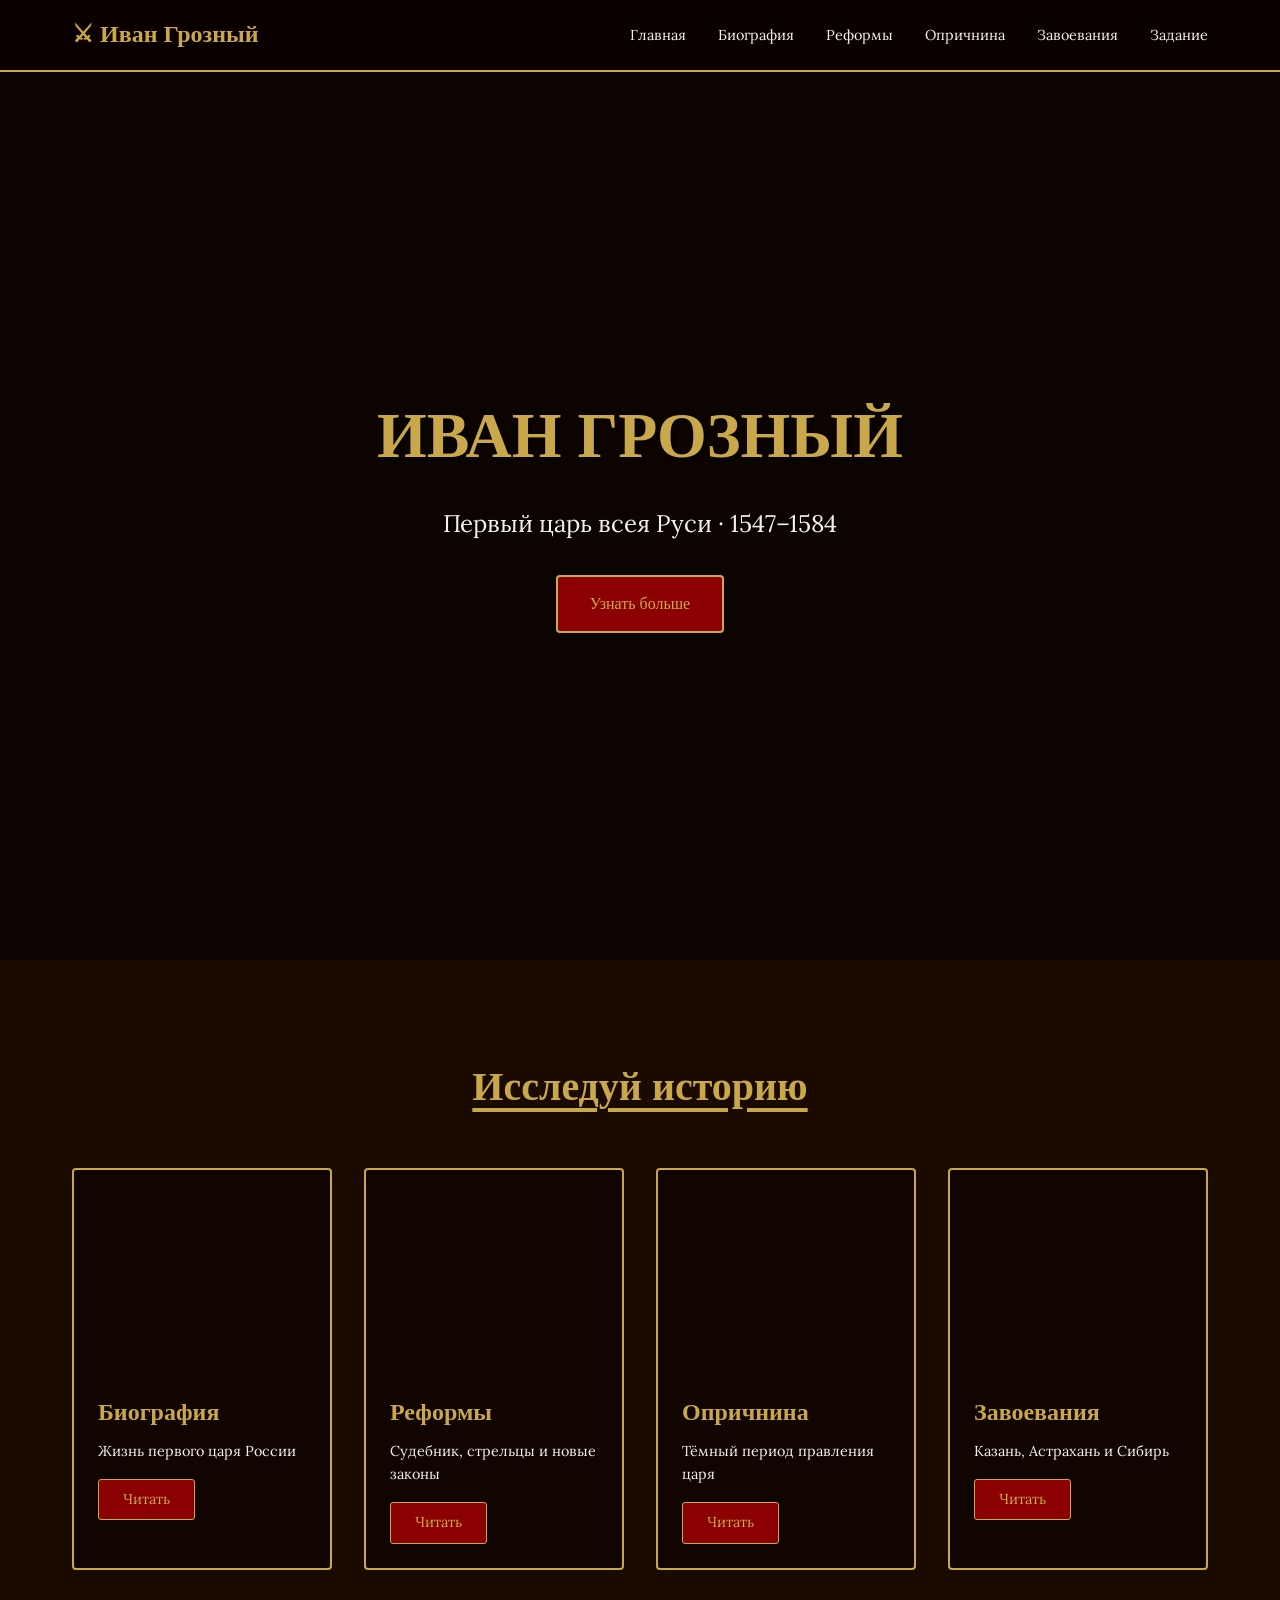
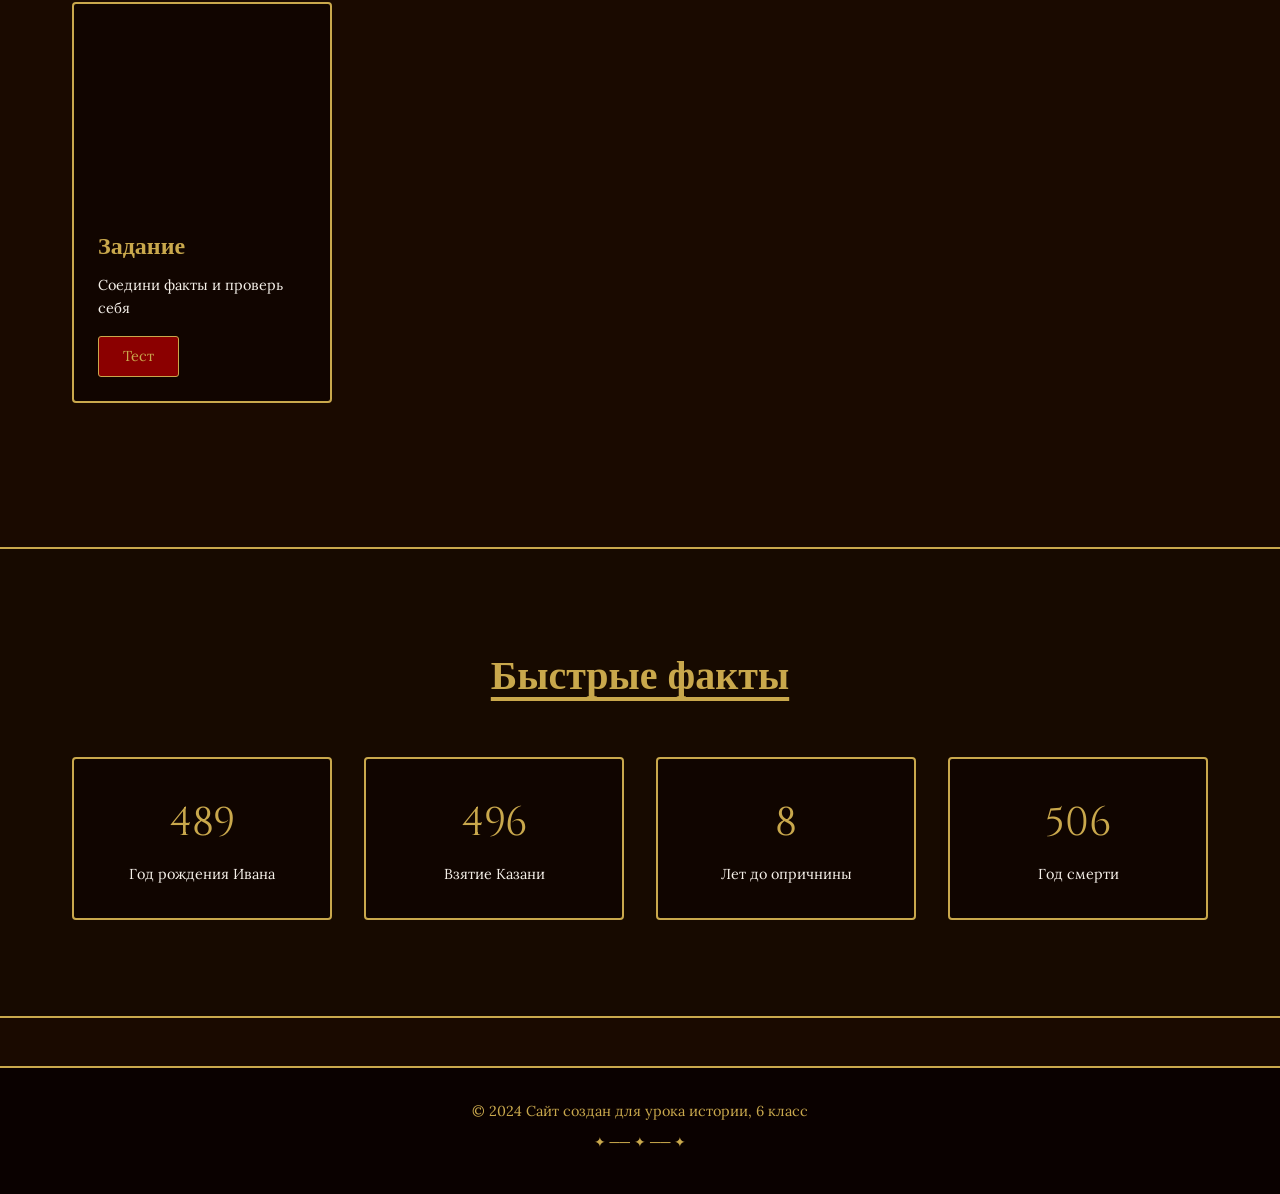
<file: Index.html>
<!DOCTYPE html>
<html lang="ru">
<head>
    <meta charset="UTF-8">
    <meta name="viewport" content="width=device-width, initial-scale=1.0">
    <title>Иван Грозный - Первый царь России</title>
    <link href="https://fonts.googleapis.com/css2?family=Cinzel:wght@400;700&family=Lora:ital,wght@0,400;0,600;1,400&display=swap" rel="stylesheet">
    <link rel="stylesheet" href="style.css">
</head>
<body>
    <!-- NAVBAR -->
    <nav class="navbar">
        <div class="navbar-container">
            <div class="navbar-logo">⚔ Иван Грозный</div>
            <ul class="nav-menu">
                <li><a href="index.html" class="nav-link active">Главная</a></li>
                <li><a href="biography.html" class="nav-link">Биография</a></li>
                <li><a href="reforms.html" class="nav-link">Реформы</a></li>
                <li><a href="oprichnina.html" class="nav-link">Опричнина</a></li>
                <li><a href="conquests.html" class="nav-link">Завоевания</a></li>
                <li><a href="quiz.html" class="nav-link">Задание</a></li>
            </ul>
        </div>
    </nav>

    <!-- HERO SECTION -->
    <section class="hero" style="background-image: url('https://upload.wikimedia.org/wikipedia/commons/thumb/4/48/Saint_Basil%27s_Cathedral_and_the_Kremlin_in_Moscow_Russia.jpg/1200px-Saint_Basil%27s_Cathedral_and_the_Kremlin_in_Moscow_Russia.jpg');">
        <div class="hero-overlay"></div>
        <div class="hero-content">
            <h1 class="hero-title animate-title">ИВАН ГРОЗНЫЙ</h1>
            <p class="hero-subtitle animate-subtitle">Первый царь всея Руси · 1547–1584</p>
            <button class="hero-btn" onclick="smoothScroll('cards-section')">Узнать больше</button>
        </div>
    </section>

    <!-- CARDS SECTION -->
    <section class="cards-section" id="cards-section">
        <div class="container">
            <h2 class="section-title">Исследуй историю</h2>
            <div class="cards-grid">
                <div class="card animate-card" style="animation-delay: 0s;">
                    <div class="card-image" style="background-image: url('https://upload.wikimedia.org/wikipedia/commons/thumb/4/4a/Московский_Кремль_в_XVII_веке.jpg/1200px-Московский_Кремль_в_XVII_веке.jpg');"></div>
                    <div class="card-content">
                        <h3>Биография</h3>
                        <p>Жизнь первого царя России</p>
                        <a href="biography.html" class="card-btn">Читать</a>
                    </div>
                </div>

                <div class="card animate-card" style="animation-delay: 0.1s;">
                    <div class="card-image" style="background-image: url('https://upload.wikimedia.org/wikipedia/commons/thumb/b/bb/Ivan_the_Terrible_by_Vasnetsov.jpg/800px-Ivan_the_Terrible_by_Vasnetsov.jpg');"></div>
                    <div class="card-content">
                        <h3>Реформы</h3>
                        <p>Судебник, стрельцы и новые законы</p>
                        <a href="reforms.html" class="card-btn">Читать</a>
                    </div>
                </div>

                <div class="card animate-card" style="animation-delay: 0.2s;">
                    <div class="card-image" style="background-image: url('https://upload.wikimedia.org/wikipedia/commons/thumb/4/48/Saint_Basil%27s_Cathedral_and_the_Kremlin_in_Moscow_Russia.jpg/1200px-Saint_Basil%27s_Cathedral_and_the_Kremlin_in_Moscow_Russia.jpg');"></div>
                    <div class="card-content">
                        <h3>Опричнина</h3>
                        <p>Тёмный период правления царя</p>
                        <a href="oprichnina.html" class="card-btn">Читать</a>
                    </div>
                </div>

                <div class="card animate-card" style="animation-delay: 0.3s;">
                    <div class="card-image" style="background-image: url('https://upload.wikimedia.org/wikipedia/commons/thumb/b/bb/Ivan_the_Terrible_by_Vasnetsov.jpg/800px-Ivan_the_Terrible_by_Vasnetsov.jpg');"></div>
                    <div class="card-content">
                        <h3>Завоевания</h3>
                        <p>Казань, Астрахань и Сибирь</p>
                        <a href="conquests.html" class="card-btn">Читать</a>
                    </div>
                </div>

                <div class="card animate-card" style="animation-delay: 0.4s;">
                    <div class="card-image" style="background-image: url('https://upload.wikimedia.org/wikipedia/commons/thumb/4/4a/Московский_Кремль_в_XVII_веке.jpg/1200px-Московский_Кремль_в_XVII_веке.jpg');"></div>
                    <div class="card-content">
                        <h3>Задание</h3>
                        <p>Соедини факты и проверь себя</p>
                        <a href="quiz.html" class="card-btn">Тест</a>
                    </div>
                </div>
            </div>
        </div>
    </section>

    <!-- FACTS SECTION -->
    <section class="facts-section">
        <div class="container">
            <h2 class="section-title">Быстрые факты</h2>
            <div class="facts-grid">
                <div class="fact-card">
                    <div class="fact-number" data-target="1530">0</div>
                    <p>Год рождения Ивана</p>
                </div>
                <div class="fact-card">
                    <div class="fact-number" data-target="1552">0</div>
                    <p>Взятие Казани</p>
                </div>
                <div class="fact-card">
                    <div class="fact-number" data-target="25">0</div>
                    <p>Лет до опричнины</p>
                </div>
                <div class="fact-card">
                    <div class="fact-number" data-target="1584">0</div>
                    <p>Год смерти</p>
                </div>
            </div>
        </div>
    </section>

    <!-- FOOTER -->
    <footer class="footer">
        <p>© 2024 Сайт создан для урока истории, 6 класс</p>
        <p>✦ ── ✦ ── ✦</p>
    </footer>

    <script src="script.js"></script>
</body>
</html>
</file>
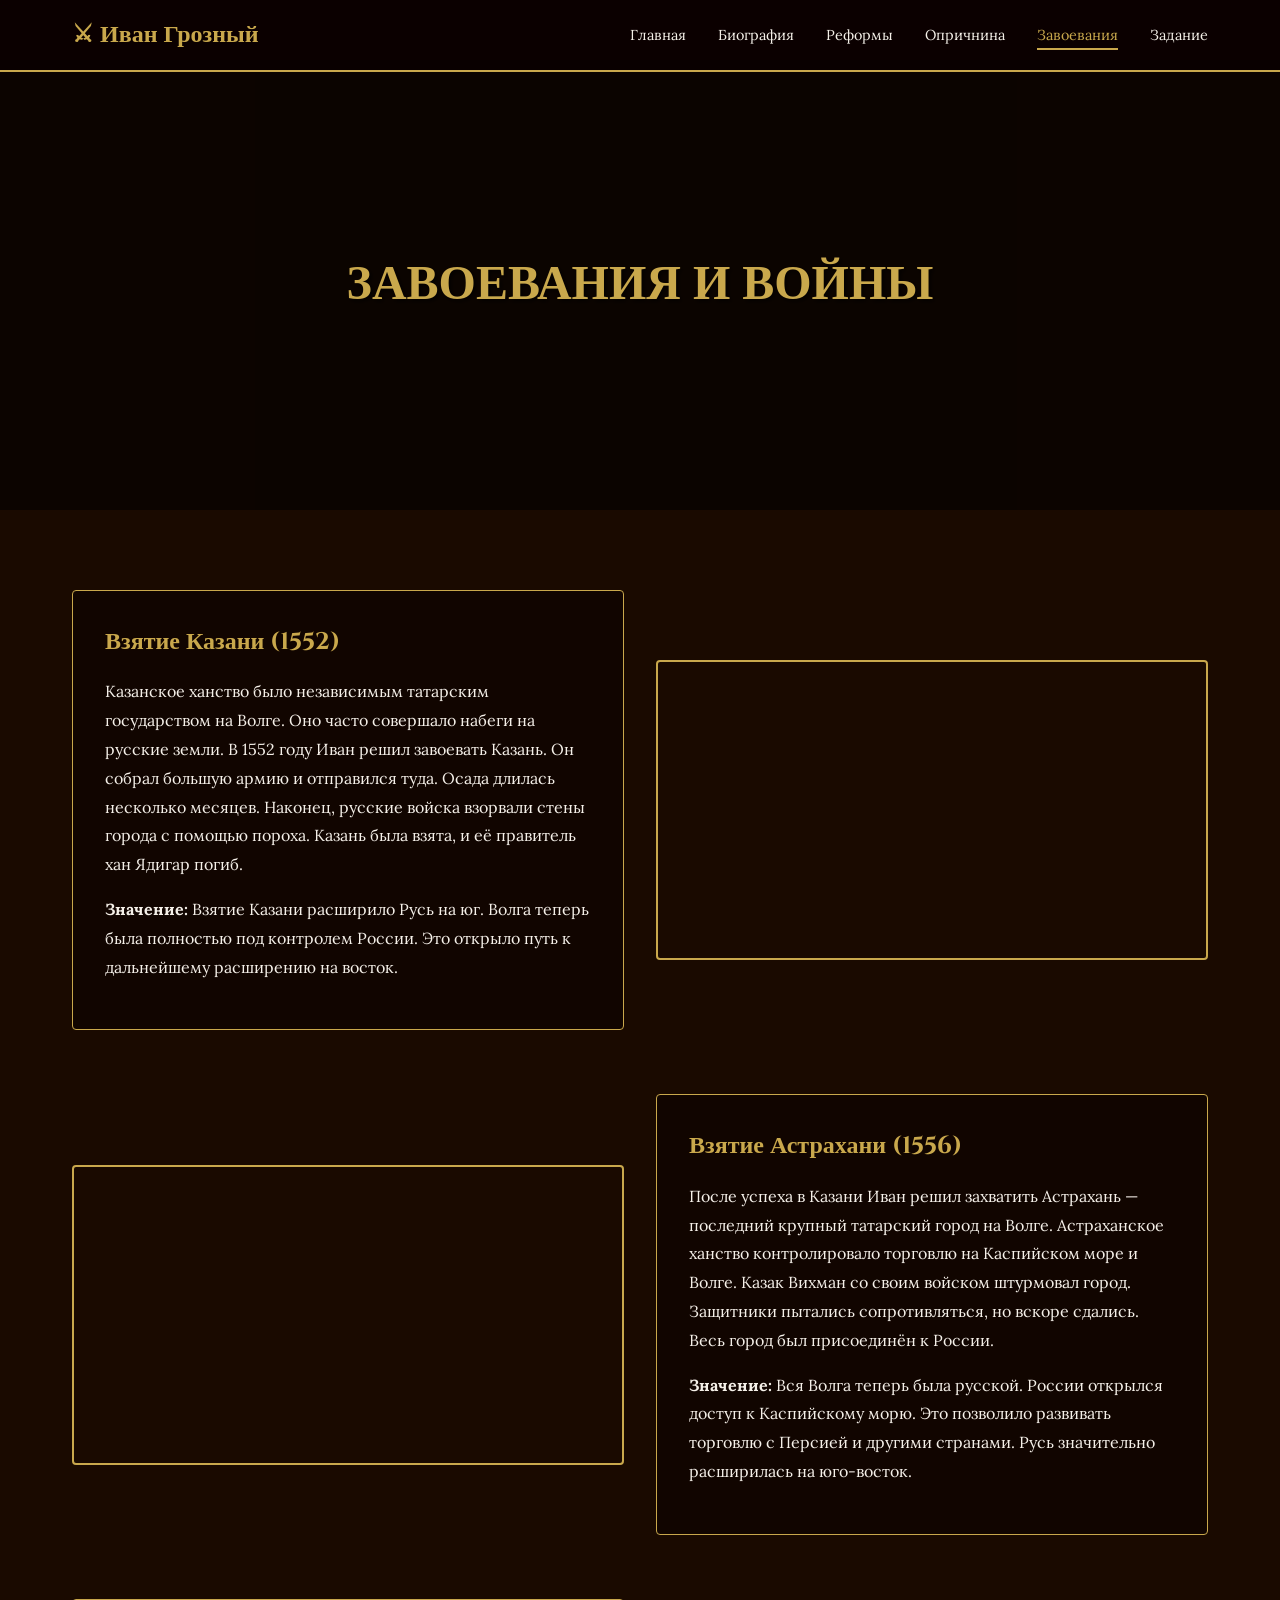
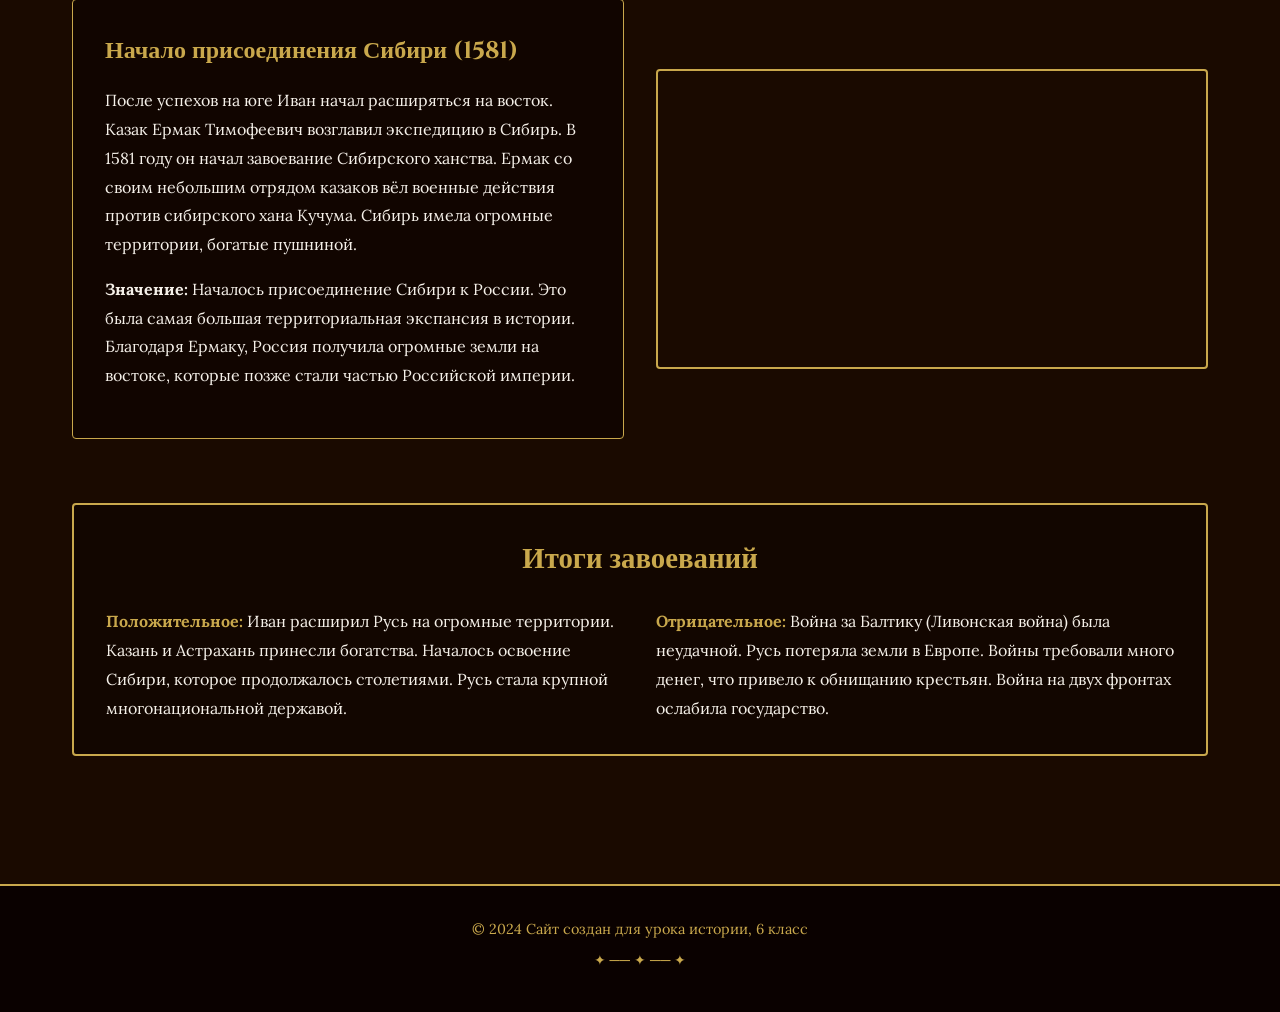
<file: conquests.html>
<!DOCTYPE html>
<html lang="ru">
<head>
    <meta charset="UTF-8">
    <meta name="viewport" content="width=device-width, initial-scale=1.0">
    <title>Завоевания Ивана Грозного</title>
    <link href="https://fonts.googleapis.com/css2?family=Cinzel:wght@400;700&family=Lora:ital,wght@0,400;0,600;1,400&display=swap" rel="stylesheet">
    <link rel="stylesheet" href="style.css">
</head>
<body>
    <!-- NAVBAR -->
    <nav class="navbar">
        <div class="navbar-container">
            <div class="navbar-logo">⚔ Иван Грозный</div>
            <ul class="nav-menu">
                <li><a href="index.html" class="nav-link">Главная</a></li>
                <li><a href="biography.html" class="nav-link">Биография</a></li>
                <li><a href="reforms.html" class="nav-link">Реформы</a></li>
                <li><a href="oprichnina.html" class="nav-link">Опричнина</a></li>
                <li><a href="conquests.html" class="nav-link active">Завоевания</a></li>
                <li><a href="quiz.html" class="nav-link">Задание</a></li>
            </ul>
        </div>
    </nav>

    <!-- HERO SECTION -->
    <section class="hero-small" style="background-image: url('https://upload.wikimedia.org/wikipedia/commons/thumb/b/bb/Ivan_the_Terrible_by_Vasnetsov.jpg/800px-Ivan_the_Terrible_by_Vasnetsov.jpg');">
        <div class="hero-overlay"></div>
        <h1 class="hero-title-small">ЗАВОЕВАНИЯ И ВОЙНЫ</h1>
    </section>

    <!-- CONQUESTS CONTENT -->
    <section class="conquests-section">
        <div class="container">
            <div class="conquest-block conquest-left">
                <div class="conquest-text animate-fade-in">
                    <h2>Взятие Казани (1552)</h2>
                    <p>Казанское ханство было независимым татарским государством на Волге. Оно часто совершало набеги на русские земли. В 1552 году Иван решил завоевать Казань. Он собрал большую армию и отправился туда. Осада длилась несколько месяцев. Наконец, русские войска взорвали стены города с помощью пороха. Казань была взята, и её правитель хан Ядигар погиб.</p>
                    <p><strong>Значение:</strong> Взятие Казани расширило Русь на юг. Волга теперь была полностью под контролем России. Это открыло путь к дальнейшему расширению на восток.</p>
                </div>
                <div class="conquest-image" style="background-image: url('https://upload.wikimedia.org/wikipedia/commons/thumb/4/4a/Московский_Кремль_в_XVII_веке.jpg/1200px-Московский_Кремль_в_XVII_веке.jpg'); background-position: center;"></div>
            </div>

            <div class="conquest-block conquest-right">
                <div class="conquest-image" style="background-image: url('https://upload.wikimedia.org/wikipedia/commons/thumb/b/bb/Ivan_the_Terrible_by_Vasnetsov.jpg/800px-Ivan_the_Terrible_by_Vasnetsov.jpg'); background-position: center;"></div>
                <div class="conquest-text animate-fade-in" style="animation-delay: 0.1s;">
                    <h2>Взятие Астрахани (1556)</h2>
                    <p>После успеха в Казани Иван решил захватить Астрахань — последний крупный татарский город на Волге. Астраханское ханство контролировало торговлю на Каспийском море и Волге. Казак Вихман со своим войском штурмовал город. Защитники пытались сопротивляться, но вскоре сдались. Весь город был присоединён к России.</p>
                    <p><strong>Значение:</strong> Вся Волга теперь была русской. России открылся доступ к Каспийскому морю. Это позволило развивать торговлю с Персией и другими странами. Русь значительно расширилась на юго-восток.</p>
                </div>
            </div>

            <div class="conquest-block conquest-left">
                <div class="conquest-text animate-fade-in" style="animation-delay: 0.2s;">
                    <h2>Начало присоединения Сибири (1581)</h2>
                    <p>После успехов на юге Иван начал расширяться на восток. Казак Ермак Тимофеевич возглавил экспедицию в Сибирь. В 1581 году он начал завоевание Сибирского ханства. Ермак со своим небольшим отрядом казаков вёл военные действия против сибирского хана Кучума. Сибирь имела огромные территории, богатые пушниной.</p>
                    <p><strong>Значение:</strong> Началось присоединение Сибири к России. Это была самая большая территориальная экспансия в истории. Благодаря Ермаку, Россия получила огромные земли на востоке, которые позже стали частью Российской империи.</p>
                </div>
                <div class="conquest-image" style="background-image: url('https://upload.wikimedia.org/wikipedia/commons/thumb/4/48/Saint_Basil%27s_Cathedral_and_the_Kremlin_in_Moscow_Russia.jpg/1200px-Saint_Basil%27s_Cathedral_and_the_Kremlin_in_Moscow_Russia.jpg'); background-position: center;"></div>
            </div>

            <div class="conquest-summary">
                <h2>Итоги завоеваний</h2>
                <div class="summary-content">
                    <p><strong>Положительное:</strong> Иван расширил Русь на огромные территории. Казань и Астрахань принесли богатства. Началось освоение Сибири, которое продолжалось столетиями. Русь стала крупной многонациональной державой.</p>
                    <p><strong>Отрицательное:</strong> Война за Балтику (Ливонская война) была неудачной. Русь потеряла земли в Европе. Войны требовали много денег, что привело к обнищанию крестьян. Война на двух фронтах ослабила государство.</p>
                </div>
            </div>
        </div>
    </section>

    <!-- FOOTER -->
    <footer class="footer">
        <p>© 2024 Сайт создан для урока истории, 6 класс</p>
        <p>✦ ── ✦ ── ✦</p>
    </footer>

    <script src="script.js"></script>
</body>
</html>
</file>
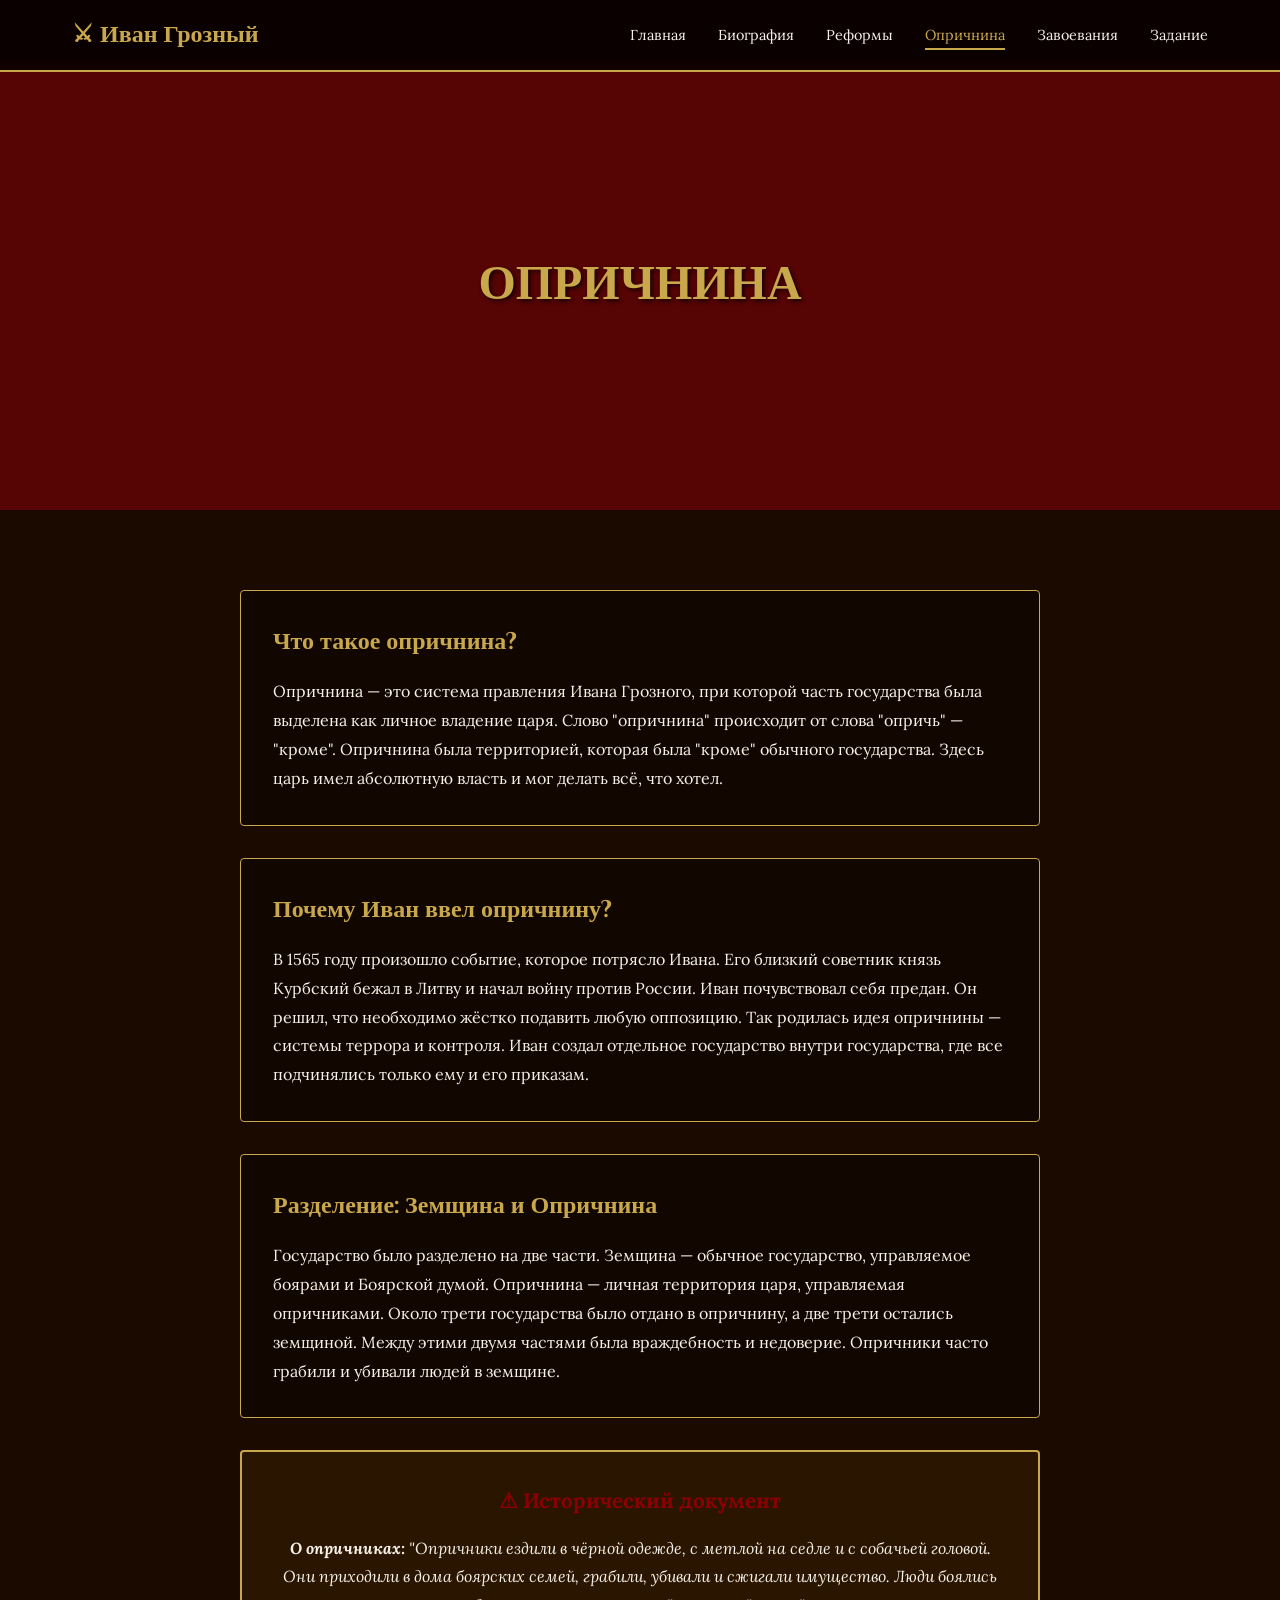
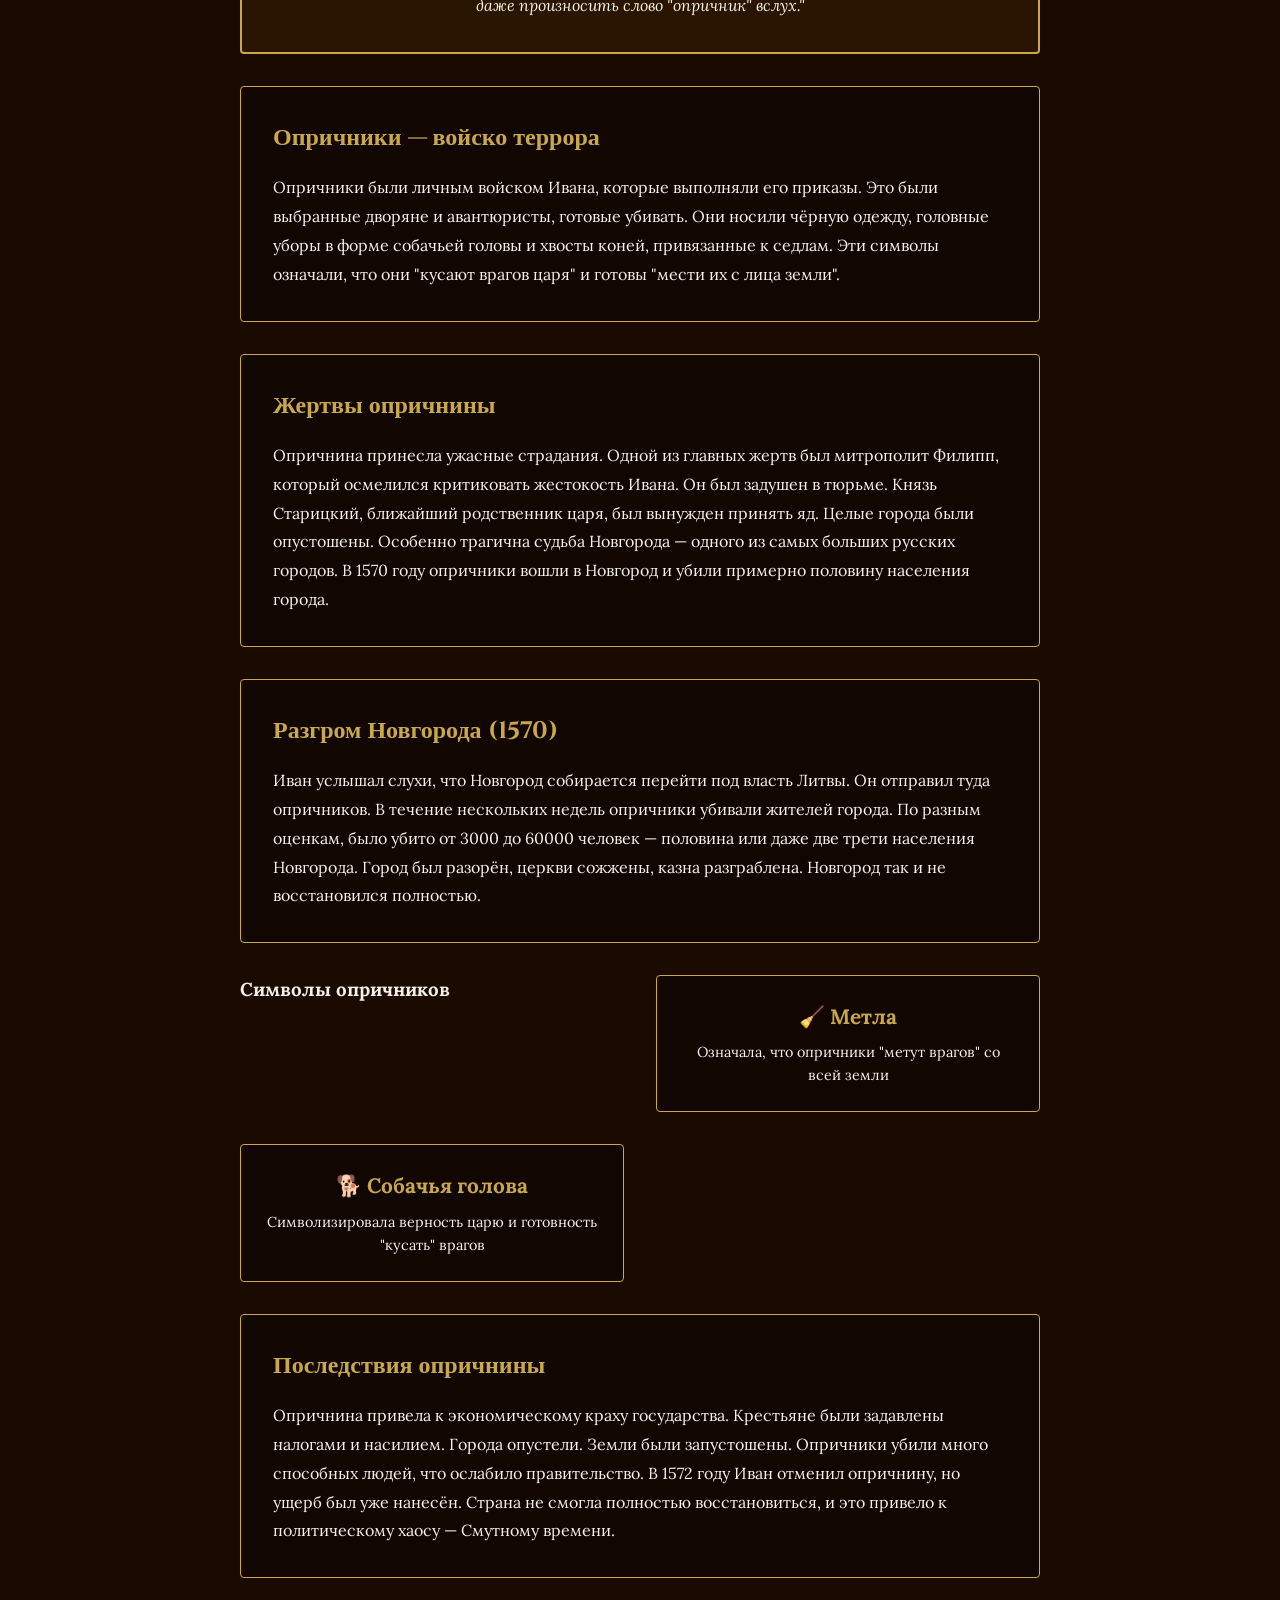
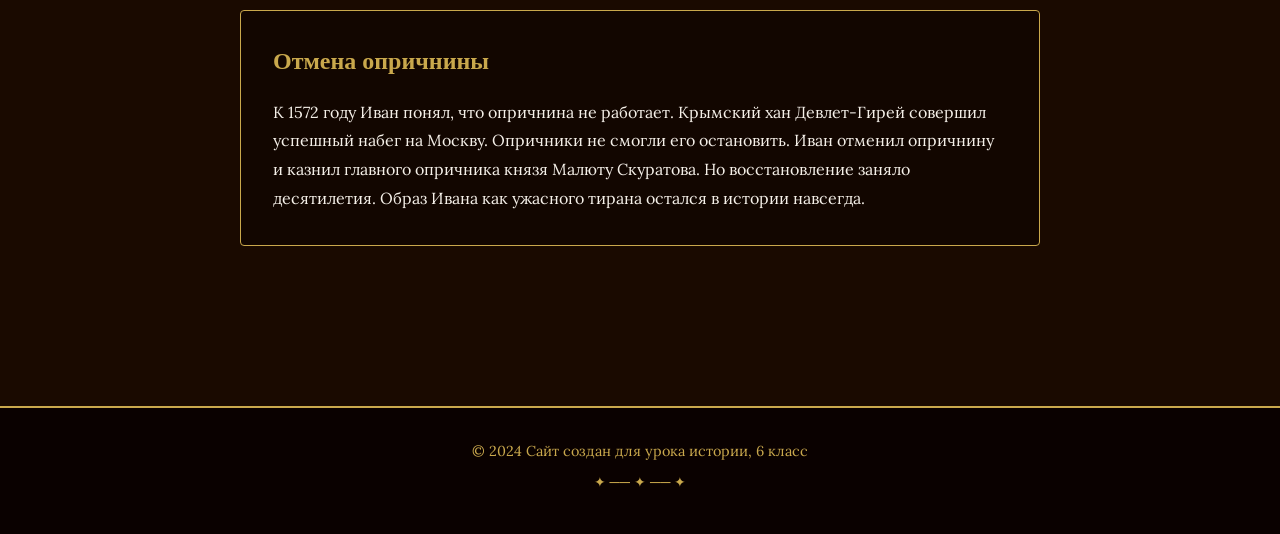
<file: oprichnina.html>
<!DOCTYPE html>
<html lang="ru">
<head>
    <meta charset="UTF-8">
    <meta name="viewport" content="width=device-width, initial-scale=1.0">
    <title>Опричнина - Темный период</title>
    <link href="https://fonts.googleapis.com/css2?family=Cinzel:wght@400;700&family=Lora:ital,wght@0,400;0,600;1,400&display=swap" rel="stylesheet">
    <link rel="stylesheet" href="style.css">
</head>
<body>
    <!-- NAVBAR -->
    <nav class="navbar">
        <div class="navbar-container">
            <div class="navbar-logo">⚔ Иван Грозный</div>
            <ul class="nav-menu">
                <li><a href="index.html" class="nav-link">Главная</a></li>
                <li><a href="biography.html" class="nav-link">Биография</a></li>
                <li><a href="reforms.html" class="nav-link">Реформы</a></li>
                <li><a href="oprichnina.html" class="nav-link active">Опричнина</a></li>
                <li><a href="conquests.html" class="nav-link">Завоевания</a></li>
                <li><a href="quiz.html" class="nav-link">Задание</a></li>
            </ul>
        </div>
    </nav>

    <!-- HERO SECTION (DARK) -->
    <section class="hero-small hero-dark">
        <div class="hero-overlay-red"></div>
        <h1 class="hero-title-small">ОПРИЧНИНА</h1>
    </section>

    <!-- OPRICHNINA CONTENT -->
    <section class="oprichnina-section">
        <div class="container">
            <div class="oprichnina-content">
                <div class="opr-block">
                    <h2>Что такое опричнина?</h2>
                    <p>Опричнина — это система правления Ивана Грозного, при которой часть государства была выделена как личное владение царя. Слово "опричнина" происходит от слова "опричь" — "кроме". Опричнина была территорией, которая была "кроме" обычного государства. Здесь царь имел абсолютную власть и мог делать всё, что хотел.</p>
                </div>

                <div class="opr-block">
                    <h2>Почему Иван ввел опричнину?</h2>
                    <p>В 1565 году произошло событие, которое потрясло Ивана. Его близкий советник князь Курбский бежал в Литву и начал войну против России. Иван почувствовал себя предан. Он решил, что необходимо жёстко подавить любую оппозицию. Так родилась идея опричнины — системы террора и контроля. Иван создал отдельное государство внутри государства, где все подчинялись только ему и его приказам.</p>
                </div>

                <div class="opr-block">
                    <h2>Разделение: Земщина и Опричнина</h2>
                    <p>Государство было разделено на две части. Земщина — обычное государство, управляемое боярами и Боярской думой. Опричнина — личная территория царя, управляемая опричниками. Около трети государства было отдано в опричнину, а две трети остались земщиной. Между этими двумя частями была враждебность и недоверие. Опричники часто грабили и убивали людей в земщине.</p>
                </div>

                <div class="opr-document">
                    <h3>⚠ Исторический документ</h3>
                    <p><strong>О опричниках:</strong> "Опричники ездили в чёрной одежде, с метлой на седле и с собачьей головой. Они приходили в дома боярских семей, грабили, убивали и сжигали имущество. Люди боялись даже произносить слово "опричник" вслух."</p>
                </div>

                <div class="opr-block">
                    <h2>Опричники — войско террора</h2>
                    <p>Опричники были личным войском Ивана, которые выполняли его приказы. Это были выбранные дворяне и авантюристы, готовые убивать. Они носили чёрную одежду, головные уборы в форме собачьей головы и хвосты коней, привязанные к седлам. Эти символы означали, что они "кусают врагов царя" и готовы "мести их с лица земли".</p>
                </div>

                <div class="opr-block">
                    <h2>Жертвы опричнины</h2>
                    <p>Опричнина принесла ужасные страдания. Одной из главных жертв был митрополит Филипп, который осмелился критиковать жестокость Ивана. Он был задушен в тюрьме. Князь Старицкий, ближайший родственник царя, был вынужден принять яд. Целые города были опустошены. Особенно трагична судьба Новгорода — одного из самых больших русских городов. В 1570 году опричники вошли в Новгород и убили примерно половину населения города.</p>
                </div>

                <div class="opr-block">
                    <h2>Разгром Новгорода (1570)</h2>
                    <p>Иван услышал слухи, что Новгород собирается перейти под власть Литвы. Он отправил туда опричников. В течение нескольких недель опричники убивали жителей города. По разным оценкам, было убито от 3000 до 60000 человек — половина или даже две трети населения Новгорода. Город был разорён, церкви сожжены, казна разграблена. Новгород так и не восстановился полностью.</p>
                </div>

                <div class="opr-symbols">
                    <h3>Символы опричников</h3>
                    <div class="symbol-card">
                        <h4>🧹 Метла</h4>
                        <p>Означала, что опричники "метут врагов" со всей земли</p>
                    </div>
                    <div class="symbol-card">
                        <h4>🐕 Собачья голова</h4>
                        <p>Символизировала верность царю и готовность "кусать" врагов</p>
                    </div>
                </div>

                <div class="opr-block">
                    <h2>Последствия опричнины</h2>
                    <p>Опричнина привела к экономическому краху государства. Крестьяне были задавлены налогами и насилием. Города опустели. Земли были запустошены. Опричники убили много способных людей, что ослабило правительство. В 1572 году Иван отменил опричнину, но ущерб был уже нанесён. Страна не смогла полностью восстановиться, и это привело к политическому хаосу — Смутному времени.</p>
                </div>

                <div class="opr-block">
                    <h2>Отмена опричнины</h2>
                    <p>К 1572 году Иван понял, что опричнина не работает. Крымский хан Девлет-Гирей совершил успешный набег на Москву. Опричники не смогли его остановить. Иван отменил опричнину и казнил главного опричника князя Малюту Скуратова. Но восстановление заняло десятилетия. Образ Ивана как ужасного тирана остался в истории навсегда.</p>
                </div>
            </div>
        </div>
    </section>

    <!-- FOOTER -->
    <footer class="footer">
        <p>© 2024 Сайт создан для урока истории, 6 класс</p>
        <p>✦ ── ✦ ── ✦</p>
    </footer>

    <script src="script.js"></script>
</body>
</html>
</file>
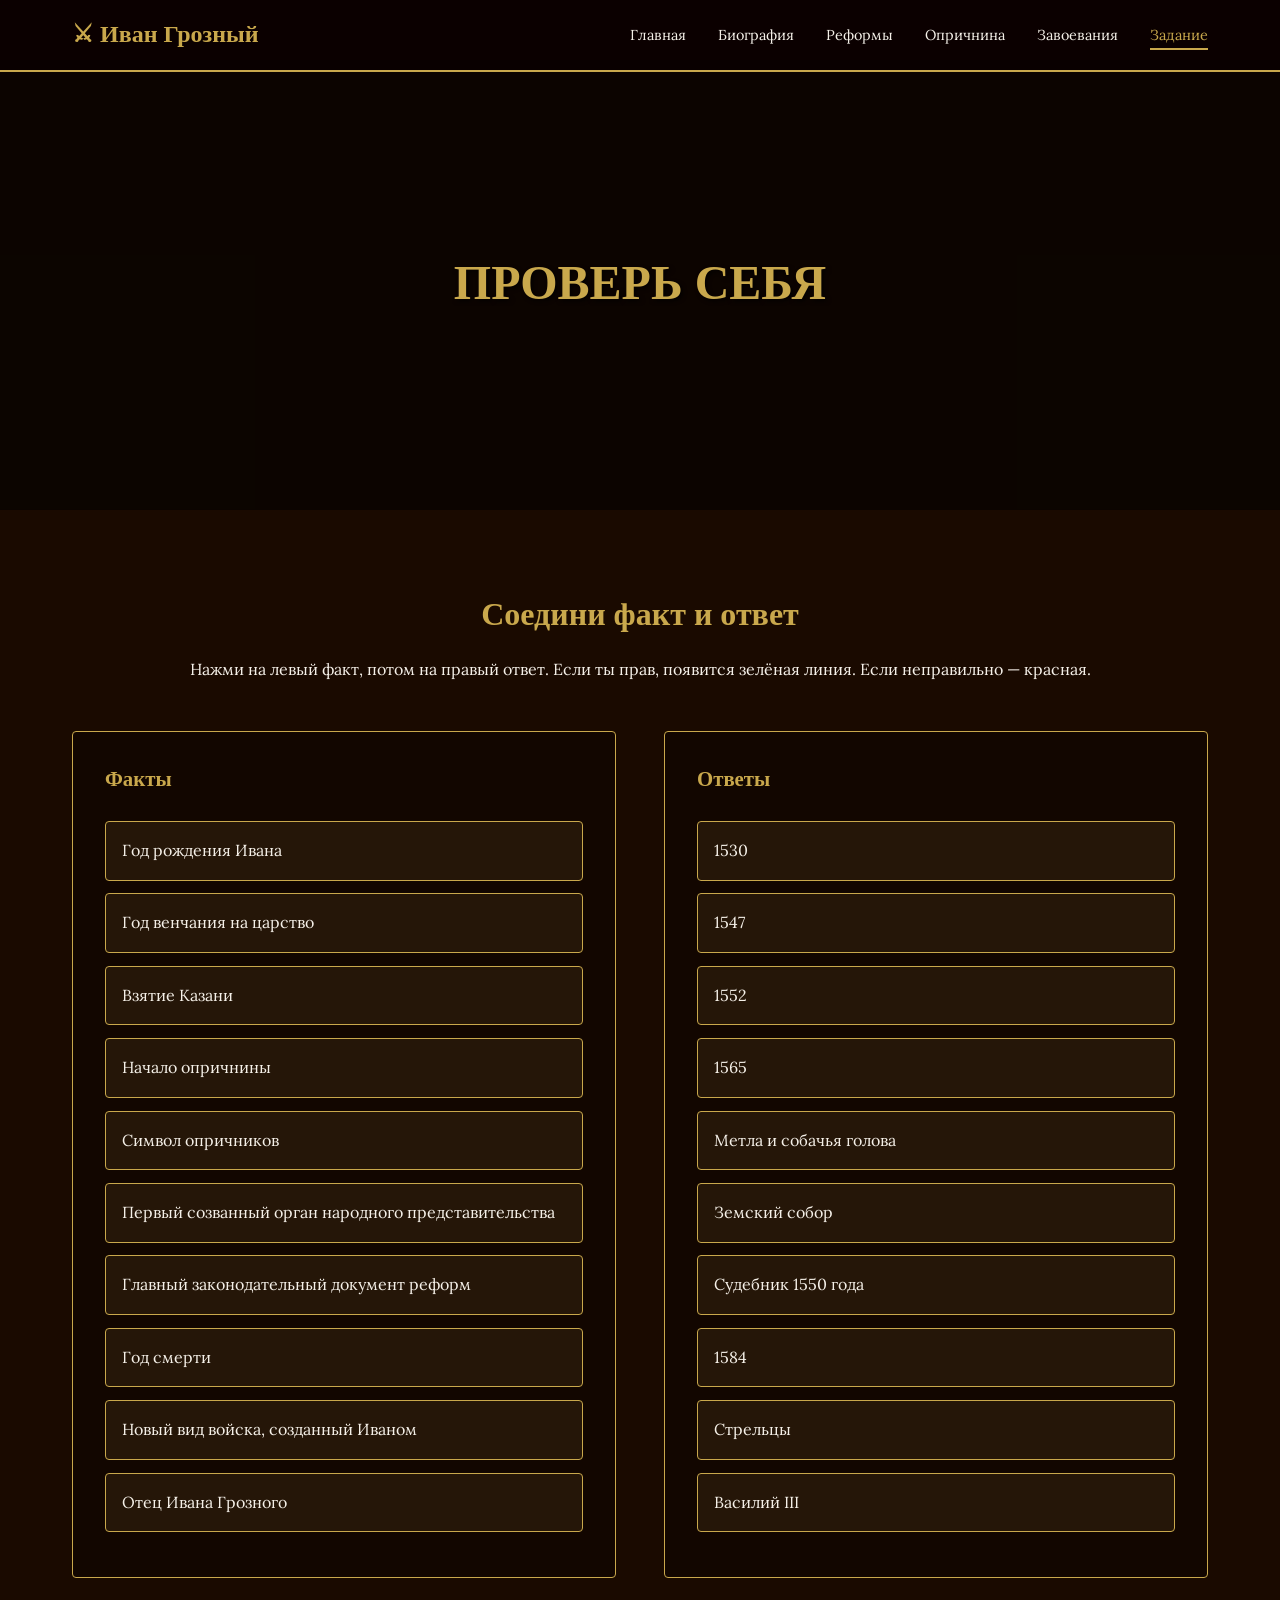
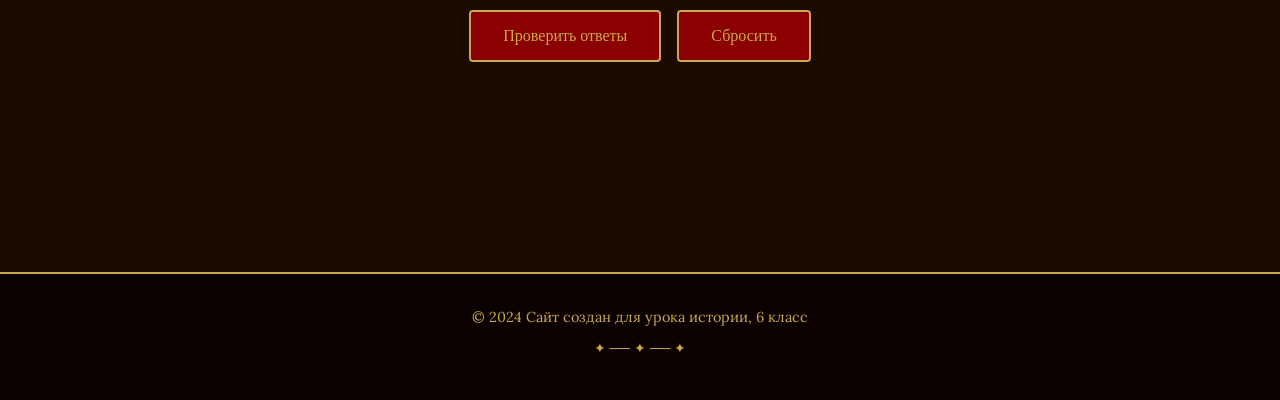
<file: quiz.html>
<!DOCTYPE html>
<html lang="ru">
<head>
    <meta charset="UTF-8">
    <meta name="viewport" content="width=device-width, initial-scale=1.0">
    <title>Задание - Соедини факты</title>
    <link href="https://fonts.googleapis.com/css2?family=Cinzel:wght@400;700&family=Lora:ital,wght@0,400;0,600;1,400&display=swap" rel="stylesheet">
    <link rel="stylesheet" href="style.css">
</head>
<body>
    <!-- NAVBAR -->
    <nav class="navbar">
        <div class="navbar-container">
            <div class="navbar-logo">⚔ Иван Грозный</div>
            <ul class="nav-menu">
                <li><a href="index.html" class="nav-link">Главная</a></li>
                <li><a href="biography.html" class="nav-link">Биография</a></li>
                <li><a href="reforms.html" class="nav-link">Реформы</a></li>
                <li><a href="oprichnina.html" class="nav-link">Опричнина</a></li>
                <li><a href="conquests.html" class="nav-link">Завоевания</a></li>
                <li><a href="quiz.html" class="nav-link active">Задание</a></li>
            </ul>
        </div>
    </nav>

    <!-- HERO SECTION -->
    <section class="hero-small" style="background-image: url('https://upload.wikimedia.org/wikipedia/commons/thumb/4/4a/Московский_Кремль_в_XVII_веке.jpg/1200px-Московский_Кремль_в_XVII_веке.jpg');">
        <div class="hero-overlay"></div>
        <h1 class="hero-title-small">ПРОВЕРЬ СЕБЯ</h1>
    </section>

    <!-- QUIZ SECTION -->
    <section class="quiz-section">
        <div class="container">
            <div class="quiz-header">
                <h2>Соедини факт и ответ</h2>
                <p>Нажми на левый факт, потом на правый ответ. Если ты прав, появится зелёная линия. Если неправильно — красная.</p>
            </div>

            <div class="quiz-container">
                <svg id="connectorsSvg" class="connectors-svg"></svg>
                
                <div class="quiz-columns">
                    <div class="quiz-column left-column">
                        <h3>Факты</h3>
                        <div class="quiz-item" data-pair="1530">Год рождения Ивана</div>
                        <div class="quiz-item" data-pair="1547">Год венчания на царство</div>
                        <div class="quiz-item" data-pair="1552">Взятие Казани</div>
                        <div class="quiz-item" data-pair="1565">Начало опричнины</div>
                        <div class="quiz-item" data-pair="moba">Символ опричников</div>
                        <div class="quiz-item" data-pair="sobor">Первый созванный орган народного представительства</div>
                        <div class="quiz-item" data-pair="sudebnik">Главный законодательный документ реформ</div>
                        <div class="quiz-item" data-pair="1584">Год смерти</div>
                        <div class="quiz-item" data-pair="stretcy">Новый вид войска, созданный Иваном</div>
                        <div class="quiz-item" data-pair="vasily">Отец Ивана Грозного</div>
                    </div>

                    <div class="quiz-column right-column">
                        <h3>Ответы</h3>
                        <div class="quiz-item" data-answer="1530">1530</div>
                        <div class="quiz-item" data-answer="1547">1547</div>
                        <div class="quiz-item" data-answer="1552">1552</div>
                        <div class="quiz-item" data-answer="1565">1565</div>
                        <div class="quiz-item" data-answer="moba">Метла и собачья голова</div>
                        <div class="quiz-item" data-answer="sobor">Земский собор</div>
                        <div class="quiz-item" data-answer="sudebnik">Судебник 1550 года</div>
                        <div class="quiz-item" data-answer="1584">1584</div>
                        <div class="quiz-item" data-answer="stretcy">Стрельцы</div>
                        <div class="quiz-item" data-answer="vasily">Василий III</div>
                    </div>
                </div>
            </div>

            <div class="quiz-buttons">
                <button class="btn btn-check" onclick="checkAnswers()">Проверить ответы</button>
                <button class="btn btn-reset" onclick="resetQuiz()">Сбросить</button>
            </div>

            <div class="quiz-result" id="quizResult"></div>
        </div>
    </section>

    <!-- FOOTER -->
    <footer class="footer">
        <p>© 2024 Сайт создан для урока истории, 6 класс</p>
        <p>✦ ── ✦ ── ✦</p>
    </footer>

    <script src="script.js"></script>
</body>
</html>
</file>
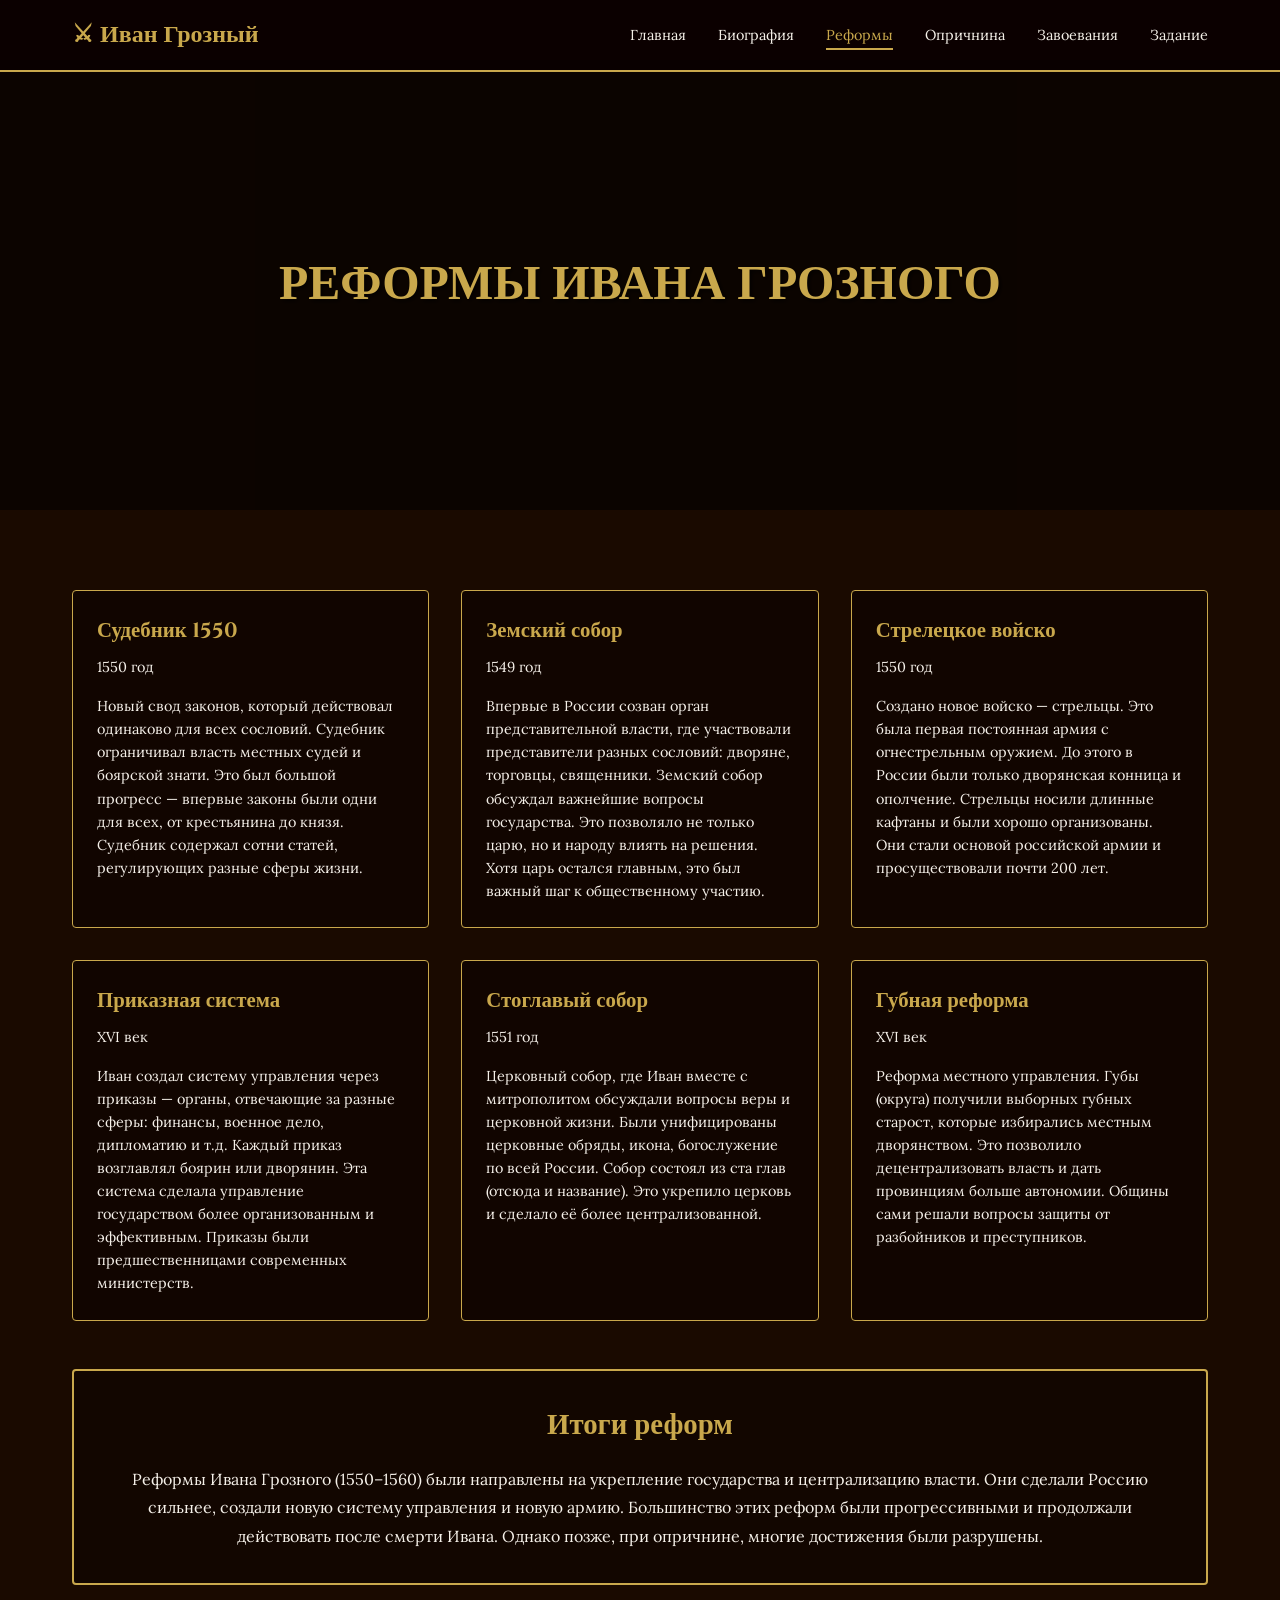
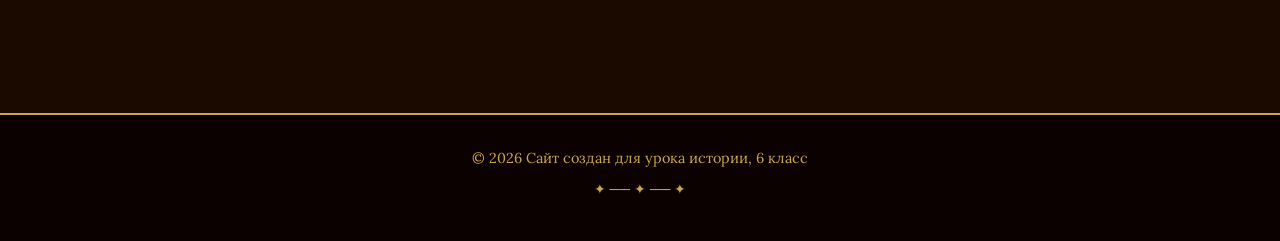
<file: reforms.html>
<!DOCTYPE html>
<html lang="ru">
<head>
    <meta charset="UTF-8">
    <meta name="viewport" content="width=device-width, initial-scale=1.0">
    <title>Реформы Ивана Грозного</title>
    <link href="https://fonts.googleapis.com/css2?family=Cinzel:wght@400;700&family=Lora:ital,wght@0,400;0,600;1,400&display=swap" rel="stylesheet">
    <link rel="stylesheet" href="style.css">
</head>
<body>
    <!-- NAVBAR -->
    <nav class="navbar">
        <div class="navbar-container">
            <div class="navbar-logo">⚔ Иван Грозный</div>
            <ul class="nav-menu">
                <li><a href="index.html" class="nav-link">Главная</a></li>
                <li><a href="biography.html" class="nav-link">Биография</a></li>
                <li><a href="reforms.html" class="nav-link active">Реформы</a></li>
                <li><a href="oprichnina.html" class="nav-link">Опричнина</a></li>
                <li><a href="conquests.html" class="nav-link">Завоевания</a></li>
                <li><a href="quiz.html" class="nav-link">Задание</a></li>
            </ul>
        </div>
    </nav>

    <!-- HERO SECTION -->
    <section class="hero-small" style="background-image: url('https://upload.wikimedia.org/wikipedia/commons/thumb/4/4a/Московский_Кремль_в_XVII_веке.jpg/1200px-Московский_Кремль_в_XVII_веке.jpg');">
        <div class="hero-overlay"></div>
        <h1 class="hero-title-small">РЕФОРМЫ ИВАНА ГРОЗНОГО</h1>
    </section>

    <!-- REFORMS CONTENT -->
    <section class="reforms-section">
        <div class="container">
            <div class="reforms-grid">
                <div class="reform-card animate-card">
                    <h3>Судебник 1550</h3>
                    <p class="reform-year">1550 год</p>
                    <p>Новый свод законов, который действовал одинаково для всех сословий. Судебник ограничивал власть местных судей и боярской знати. Это был большой прогресс — впервые законы были одни для всех, от крестьянина до князя. Судебник содержал сотни статей, регулирующих разные сферы жизни.</p>
                </div>

                <div class="reform-card animate-card" style="animation-delay: 0.1s;">
                    <h3>Земский собор</h3>
                    <p class="reform-year">1549 год</p>
                    <p>Впервые в России созван орган представительной власти, где участвовали представители разных сословий: дворяне, торговцы, священники. Земский собор обсуждал важнейшие вопросы государства. Это позволяло не только царю, но и народу влиять на решения. Хотя царь остался главным, это был важный шаг к общественному участию.</p>
                </div>

                <div class="reform-card animate-card" style="animation-delay: 0.2s;">
                    <h3>Стрелецкое войско</h3>
                    <p class="reform-year">1550 год</p>
                    <p>Создано новое войско — стрельцы. Это была первая постоянная армия с огнестрельным оружием. До этого в России были только дворянская конница и ополчение. Стрельцы носили длинные кафтаны и были хорошо организованы. Они стали основой российской армии и просуществовали почти 200 лет.</p>
                </div>

                <div class="reform-card animate-card" style="animation-delay: 0.3s;">
                    <h3>Приказная система</h3>
                    <p class="reform-year">XVI век</p>
                    <p>Иван создал систему управления через приказы — органы, отвечающие за разные сферы: финансы, военное дело, дипломатию и т.д. Каждый приказ возглавлял боярин или дворянин. Эта система сделала управление государством более организованным и эффективным. Приказы были предшественницами современных министерств.</p>
                </div>

                <div class="reform-card animate-card" style="animation-delay: 0.4s;">
                    <h3>Стоглавый собор</h3>
                    <p class="reform-year">1551 год</p>
                    <p>Церковный собор, где Иван вместе с митрополитом обсуждали вопросы веры и церковной жизни. Были унифицированы церковные обряды, икона, богослужение по всей России. Собор состоял из ста глав (отсюда и название). Это укрепило церковь и сделало её более централизованной.</p>
                </div>

                <div class="reform-card animate-card" style="animation-delay: 0.5s;">
                    <h3>Губная реформа</h3>
                    <p class="reform-year">XVI век</p>
                    <p>Реформа местного управления. Губы (округа) получили выборных губных старост, которые избирались местным дворянством. Это позволило децентрализовать власть и дать провинциям больше автономии. Общины сами решали вопросы защиты от разбойников и преступников.</p>
                </div>
            </div>

            <div class="reforms-summary">
                <h2>Итоги реформ</h2>
                <p>Реформы Ивана Грозного (1550–1560) были направлены на укрепление государства и централизацию власти. Они сделали Россию сильнее, создали новую систему управления и новую армию. Большинство этих реформ были прогрессивными и продолжали действовать после смерти Ивана. Однако позже, при опричнине, многие достижения были разрушены.</p>
            </div>
        </div>
    </section>

    <!-- FOOTER -->
    <footer class="footer">
        <p>© 2026 Сайт создан для урока истории, 6 класс</p>
        <p>✦ ── ✦ ── ✦</p>
    </footer>

    <script src="script.js"></script>
</body>
</html>
</file>
<file: style.css>
* {
    margin: 0;
    padding: 0;
    box-sizing: border-box;
}

:root {
    --dark-brown: #1a0a00;
    --dark-red: #8B0000;
    --gold: #C9A84C;
    --parchment: #F5F0E8;
    --transparent-dark: rgba(15, 5, 0, 0.75);
    --overlay-dark: rgba(0, 0, 0, 0.55);
    --overlay-red: rgba(139, 0, 0, 0.6);
}

body {
    font-family: 'Lora', serif;
    background-color: var(--dark-brown);
    color: var(--parchment);
    line-height: 1.6;
    scroll-behavior: smooth;
}

/* ===== NAVBAR ===== */
.navbar {
    position: fixed;
    top: 0;
    width: 100%;
    background-color: rgba(10, 0, 0, 0.92);
    z-index: 1000;
    border-bottom: 2px solid var(--gold);
}

.navbar-container {
    max-width: 1200px;
    margin: 0 auto;
    display: flex;
    justify-content: space-between;
    align-items: center;
    padding: 1rem 2rem;
}

.navbar-logo {
    font-family: 'Cinzel', serif;
    font-size: 1.5rem;
    color: var(--gold);
    font-weight: bold;
}

.nav-menu {
    display: flex;
    list-style: none;
    gap: 2rem;
}

.nav-link {
    color: var(--parchment);
    text-decoration: none;
    transition: all 0.3s ease;
    font-size: 0.9rem;
    padding-bottom: 0.2rem;
    border-bottom: 2px solid transparent;
}

.nav-link:hover {
    color: var(--gold);
    transform: scale(1.05);
    border-bottom-color: var(--gold);
}

.nav-link.active {
    color: var(--gold);
    border-bottom-color: var(--gold);
}

/* ===== HERO SECTION ===== */
.hero {
    height: 100vh;
    background-size: cover;
    background-position: center;
    background-attachment: fixed;
    display: flex;
    align-items: center;
    justify-content: center;
    position: relative;
    margin-top: 60px;
}

.hero-overlay,
.hero-overlay-red {
    position: absolute;
    top: 0;
    left: 0;
    width: 100%;
    height: 100%;
    background-color: var(--overlay-dark);
    z-index: 1;
}

.hero-overlay-red {
    background-color: var(--overlay-red);
}

.hero-content {
    position: relative;
    z-index: 2;
    text-align: center;
    animation: fadeInUp 1s ease;
}

.hero-title {
    font-family: 'Cinzel', serif;
    font-size: 4rem;
    color: var(--gold);
    margin-bottom: 1rem;
    text-shadow: 2px 2px 4px rgba(0, 0, 0, 0.8);
}

.hero-subtitle {
    font-size: 1.5rem;
    color: var(--parchment);
    margin-bottom: 2rem;
    text-shadow: 1px 1px 2px rgba(0, 0, 0, 0.8);
}

.hero-btn {
    background-color: var(--dark-red);
    color: var(--gold);
    border: 2px solid var(--gold);
    padding: 1rem 2rem;
    font-size: 1rem;
    cursor: pointer;
    transition: all 0.3s ease;
    font-family: 'Cinzel', serif;
    border-radius: 4px;
}

.hero-btn:hover {
    background-color: var(--gold);
    color: var(--dark-brown);
    transform: scale(1.1);
    box-shadow: 0 0 20px rgba(201, 168, 76, 0.5);
}

.hero-small {
    height: 50vh;
    background-size: cover;
    background-position: center;
    background-attachment: fixed;
    display: flex;
    align-items: center;
    justify-content: center;
    position: relative;
    margin-top: 60px;
}

.hero-small.hero-dark {
    background-color: #0a0a0a;
}

.hero-title-small {
    font-family: 'Cinzel', serif;
    font-size: 3rem;
    color: var(--gold);
    position: relative;
    z-index: 2;
    text-shadow: 2px 2px 4px rgba(0, 0, 0, 0.8);
}

/* ===== CONTAINER ===== */
.container {
    max-width: 1200px;
    margin: 0 auto;
    padding: 2rem;
}

/* ===== SECTION TITLE ===== */
.section-title {
    font-family: 'Cinzel', serif;
    font-size: 2.5rem;
    color: var(--gold);
    text-align: center;
    margin-bottom: 3rem;
    text-decoration: underline;
    text-decoration-color: var(--gold);
    text-underline-offset: 0.5rem;
}

/* ===== CARDS SECTION ===== */
.cards-section {
    padding: 4rem 2rem;
    background-color: var(--dark-brown);
}

.cards-grid {
    display: grid;
    grid-template-columns: repeat(auto-fit, minmax(250px, 1fr));
    gap: 2rem;
    margin-bottom: 3rem;
}

.card {
    background-color: var(--transparent-dark);
    border: 2px solid var(--gold);
    border-radius: 4px;
    overflow: hidden;
    transition: all 0.3s ease;
    cursor: pointer;
}

.card:hover {
    transform: translateY(-4px);
    box-shadow: 0 0 20px rgba(201, 168, 76, 0.5);
    border-color: var(--gold);
}

.card-image {
    height: 200px;
    background-size: cover;
    background-position: center;
    transition: transform 0.3s ease;
}

.card:hover .card-image {
    transform: scale(1.05);
}

.card-content {
    padding: 1.5rem;
}

.card-content h3 {
    color: var(--gold);
    font-size: 1.5rem;
    margin-bottom: 0.5rem;
    font-family: 'Cinzel', serif;
}

.card-content p {
    color: var(--parchment);
    margin-bottom: 1rem;
    font-size: 0.9rem;
}

.card-btn {
    display: inline-block;
    background-color: var(--dark-red);
    color: var(--gold);
    padding: 0.5rem 1.5rem;
    text-decoration: none;
    border-radius: 3px;
    transition: all 0.3s ease;
    border: 1px solid var(--gold);
    cursor: pointer;
    font-size: 0.9rem;
}

.card-btn:hover {
    background-color: var(--gold);
    color: var(--dark-brown);
}

/* ===== FACTS SECTION ===== */
.facts-section {
    padding: 4rem 2rem;
    background-color: rgba(20, 10, 0, 0.5);
    border-top: 2px solid var(--gold);
    border-bottom: 2px solid var(--gold);
}

.facts-grid {
    display: grid;
    grid-template-columns: repeat(auto-fit, minmax(200px, 1fr));
    gap: 2rem;
}

.fact-card {
    text-align: center;
    padding: 2rem;
    border: 2px solid var(--gold);
    border-radius: 4px;
    background-color: var(--transparent-dark);
    transition: all 0.3s ease;
}

.fact-card:hover {
    transform: scale(1.05);
    box-shadow: 0 0 15px rgba(201, 168, 76, 0.4);
}

.fact-number {
    font-family: 'Cinzel', serif;
    font-size: 2.5rem;
    color: var(--gold);
    margin-bottom: 0.5rem;
}

.fact-card p {
    color: var(--parchment);
    font-size: 0.9rem;
}

/* ===== BIOGRAPHY ===== */
.biography-section {
    padding: 3rem 2rem;
}

.bio-container {
    display: grid;
    grid-template-columns: 65% 35%;
    gap: 2rem;
}

.bio-left {
    display: flex;
    flex-direction: column;
    gap: 2rem;
}

.bio-block {
    background-color: var(--transparent-dark);
    border: 1px solid var(--gold);
    border-radius: 4px;
    padding: 2rem;
    transition: all 0.3s ease;
}

.bio-block h2 {
    color: var(--gold);
    font-family: 'Cinzel', serif;
    font-size: 1.5rem;
    margin-bottom: 1rem;
}

.bio-block p {
    color: var(--parchment);
    line-height: 1.8;
}

.bio-right {
    display: flex;
    flex-direction: column;
    gap: 2rem;
}

.bio-portrait {
    border: 3px solid var(--gold);
    border-radius: 4px;
    overflow: hidden;
    max-height: 400px;
}

.bio-portrait img {
    width: 100%;
    height: 100%;
    object-fit: cover;
}

.timeline {
    background-color: var(--transparent-dark);
    border: 1px solid var(--gold);
    border-radius: 4px;
    padding: 1.5rem;
}

.timeline h3 {
    color: var(--gold);
    font-family: 'Cinzel', serif;
    margin-bottom: 1.5rem;
}

.timeline-item {
    display: flex;
    gap: 1rem;
    margin-bottom: 1.5rem;
    align-items: flex-start;
}

.timeline-dot {
    width: 12px;
    height: 12px;
    background-color: var(--gold);
    border-radius: 50%;
    margin-top: 0.5rem;
    flex-shrink: 0;
}

.timeline-content strong {
    color: var(--gold);
    font-size: 1rem;
}

.timeline-content p {
    color: var(--parchment);
    font-size: 0.85rem;
}

/* ===== REFORMS ===== */
.reforms-section {
    padding: 3rem 2rem;
}

.reforms-grid {
    display: grid;
    grid-template-columns: repeat(auto-fit, minmax(300px, 1fr));
    gap: 2rem;
    margin-bottom: 3rem;
}

.reform-card {
    background-color: var(--transparent-dark);
    border: 1px solid var(--gold);
    border-radius: 4px;
    padding: 1.5rem;
    transition: all 0.3s ease;
}

.reform-card:hover {
    transform: translateY(-4px);
    border: 2px solid var(--gold);
    box-shadow: 0 0 15px rgba(201, 168, 76, 0.4);
}

.reform-card h3 {
    color: var(--gold);
    font-family: 'Cinzel', serif;
    font-size: 1.3rem;
    margin-bottom: 0.5rem;
}

.reform-year {
    color: var(--dark-red);
    font-size: 0.9rem;
    margin-bottom: 1rem;
}

.reform-card p {
    color: var(--parchment);
    font-size: 0.9rem;
}

.reforms-summary {
    background-color: var(--transparent-dark);
    border: 2px solid var(--gold);
    border-radius: 4px;
    padding: 2rem;
    text-align: center;
}

.reforms-summary h2 {
    color: var(--gold);
    font-family: 'Cinzel', serif;
    font-size: 1.8rem;
    margin-bottom: 1rem;
}

.reforms-summary p {
    color: var(--parchment);
    font-size: 1rem;
    line-height: 1.8;
}

/* ===== OPRICHNINA ===== */
.oprichnina-section {
    padding: 3rem 2rem;
}

.oprichnina-content {
    max-width: 800px;
    margin: 0 auto;
}

.opr-block {
    background-color: var(--transparent-dark);
    border: 1px solid var(--gold);
    border-radius: 4px;
    padding: 2rem;
    margin-bottom: 2rem;
}

.opr-block h2 {
    color: var(--gold);
    font-family: 'Cinzel', serif;
    font-size: 1.5rem;
    margin-bottom: 1rem;
}

.opr-block p {
    color: var(--parchment);
    line-height: 1.8;
}

.opr-document {
    background-color: #2a1500;
    border: 2px solid var(--gold);
    border-radius: 4px;
    padding: 2rem;
    margin-bottom: 2rem;
    text-align: center;
}

.opr-document h3 {
    color: var(--dark-red);
    font-size: 1.3rem;
    margin-bottom: 1rem;
}

.opr-document p {
    color: var(--parchment);
    font-style: italic;
    line-height: 1.8;
}

.opr-symbols {
    display: grid;
    grid-template-columns: 1fr 1fr;
    gap: 2rem;
    margin: 2rem 0;
}

.symbol-card {
    background-color: var(--transparent-dark);
    border: 1px solid var(--gold);
    border-radius: 4px;
    padding: 1.5rem;
    text-align: center;
}

.symbol-card h4 {
    color: var(--gold);
    font-size: 1.3rem;
    margin-bottom: 0.5rem;
}

.symbol-card p {
    color: var(--parchment);
    font-size: 0.9rem;
}

/* ===== CONQUESTS ===== */
.conquests-section {
    padding: 3rem 2rem;
}

.conquest-block {
    display: grid;
    grid-template-columns: 1fr 1fr;
    gap: 2rem;
    margin-bottom: 4rem;
    align-items: center;
}

.conquest-left {
    grid-template-columns: 1fr 1fr;
}

.conquest-right {
    grid-template-columns: 1fr 1fr;
}

.conquest-text {
    background-color: var(--transparent-dark);
    border: 1px solid var(--gold);
    border-radius: 4px;
    padding: 2rem;
}

.conquest-text h2 {
    color: var(--gold);
    font-family: 'Cinzel', serif;
    font-size: 1.5rem;
    margin-bottom: 1rem;
}

.conquest-text p {
    color: var(--parchment);
    margin-bottom: 1rem;
    line-height: 1.8;
}

.conquest-image {
    height: 300px;
    background-size: cover;
    background-position: center;
    border: 2px solid var(--gold);
    border-radius: 4px;
}

.conquest-summary {
    background-color: var(--transparent-dark);
    border: 2px solid var(--gold);
    border-radius: 4px;
    padding: 2rem;
    margin-top: 2rem;
}

.conquest-summary h2 {
    color: var(--gold);
    font-family: 'Cinzel', serif;
    font-size: 1.8rem;
    margin-bottom: 1.5rem;
    text-align: center;
}

.summary-content {
    display: grid;
    grid-template-columns: 1fr 1fr;
    gap: 2rem;
}

.summary-content p {
    color: var(--parchment);
    line-height: 1.8;
}

.summary-content strong {
    color: var(--gold);
}

/* ===== QUIZ ===== */
.quiz-section {
    padding: 3rem 2rem;
}

.quiz-header {
    text-align: center;
    margin-bottom: 3rem;
}

.quiz-header h2 {
    color: var(--gold);
    font-family: 'Cinzel', serif;
    font-size: 2rem;
    margin-bottom: 1rem;
}

.quiz-header p {
    color: var(--parchment);
    font-size: 1rem;
}

.quiz-container {
    position: relative;
    margin-bottom: 2rem;
}

.connectors-svg {
    position: absolute;
    top: 0;
    left: 0;
    width: 100%;
    height: 100%;
    pointer-events: none;
}

.quiz-columns {
    display: grid;
    grid-template-columns: 1fr 1fr;
    gap: 3rem;
}

.quiz-column {
    background-color: var(--transparent-dark);
    border: 1px solid var(--gold);
    border-radius: 4px;
    padding: 2rem;
}

.quiz-column h3 {
    color: var(--gold);
    font-family: 'Cinzel', serif;
    margin-bottom: 1.5rem;
    font-size: 1.3rem;
}

.quiz-item {
    background-color: rgba(201, 168, 76, 0.1);
    border: 1px solid var(--gold);
    border-radius: 4px;
    padding: 1rem;
    margin-bottom: 0.8rem;
    color: var(--parchment);
    cursor: pointer;
    transition: all 0.3s ease;
    user-select: none;
}

.quiz-item:hover {
    background-color: rgba(201, 168, 76, 0.2);
    transform: scale(1.02);
}

.quiz-item.selected {
    background-color: var(--gold);
    color: var(--dark-brown);
    border-color: var(--gold);
}

.quiz-buttons {
    display: flex;
    gap: 1rem;
    justify-content: center;
    margin: 2rem 0;
}

.btn {
    background-color: var(--dark-red);
    color: var(--gold);
    border: 2px solid var(--gold);
    padding: 0.8rem 2rem;
    border-radius: 4px;
    cursor: pointer;
    font-family: 'Cinzel', serif;
    font-size: 1rem;
    transition: all 0.3s ease;
}

.btn:hover {
    background-color: var(--gold);
    color: var(--dark-brown);
    transform: scale(1.05);
}

.quiz-result {
    text-align: center;
    font-size: 1.3rem;
    color: var(--gold);
    font-family: 'Cinzel', serif;
    min-height: 50px;
    display: flex;
    align-items: center;
    justify-content: center;
}

/* ===== FOOTER ===== */
.footer {
    background-color: rgba(10, 0, 0, 0.95);
    border-top: 2px solid var(--gold);
    padding: 2rem;
    text-align: center;
    color: var(--gold);
    margin-top: 3rem;
}

.footer p {
    margin-bottom: 0.5rem;
    font-size: 0.9rem;
}

/* ===== ANIMATIONS ===== */
@keyframes fadeInUp {
    from {
        opacity: 0;
        transform: translateY(30px);
    }
    to {
        opacity: 1;
        transform: translateY(0);
    }
}

@keyframes slideInLeft {
    from {
        opacity: 0;
        transform: translateX(-100px);
    }
    to {
        opacity: 1;
        transform: translateX(0);
    }
}

@keyframes scaleIn {
    from {
        opacity: 0;
        transform: scale(0.9);
    }
    to {
        opacity: 1;
        transform: scale(1);
    }
}

.animate-title {
    animation: slideInLeft 0.8s ease;
}

.animate-subtitle {
    animation: fadeInUp 1s ease;
}

.animate-card {
    animation: fadeInUp 0.6s ease forwards;
    opacity: 0;
}

.animate-fade-in {
    animation: fadeInUp 0.8s ease forwards;
    opacity: 0;
}

.animate-scale-in {
    animation: scaleIn 0.8s ease;
}

.animate-timeline {
    animation: slideInLeft 0.6s ease forwards;
    opacity: 0;
}

.visible {
    opacity: 1 !important;
    transform: translateY(0) !important;
}

/* ===== RESPONSIVE ===== */
@media (max-width: 768px) {
    .nav-menu {
        gap: 0.5rem;
        font-size: 0.8rem;
    }

    .hero-title {
        font-size: 2.5rem;
    }

    .hero-subtitle {
        font-size: 1rem;
    }

    .section-title {
        font-size: 1.8rem;
    }

    .bio-container {
        grid-template-columns: 1fr;
    }

    .cards-grid {
        grid-template-columns: 1fr;
    }

    .conquest-block {
        grid-template-columns: 1fr;
    }

    .summary-content {
        grid-template-columns: 1fr;
    }

    .quiz-columns {
        grid-template-columns: 1fr;
        gap: 1rem;
    }

    .opr-symbols {
        grid-template-columns: 1fr;
    }

    .hero-title-small {
        font-size: 2rem;
    }
}
</file>
